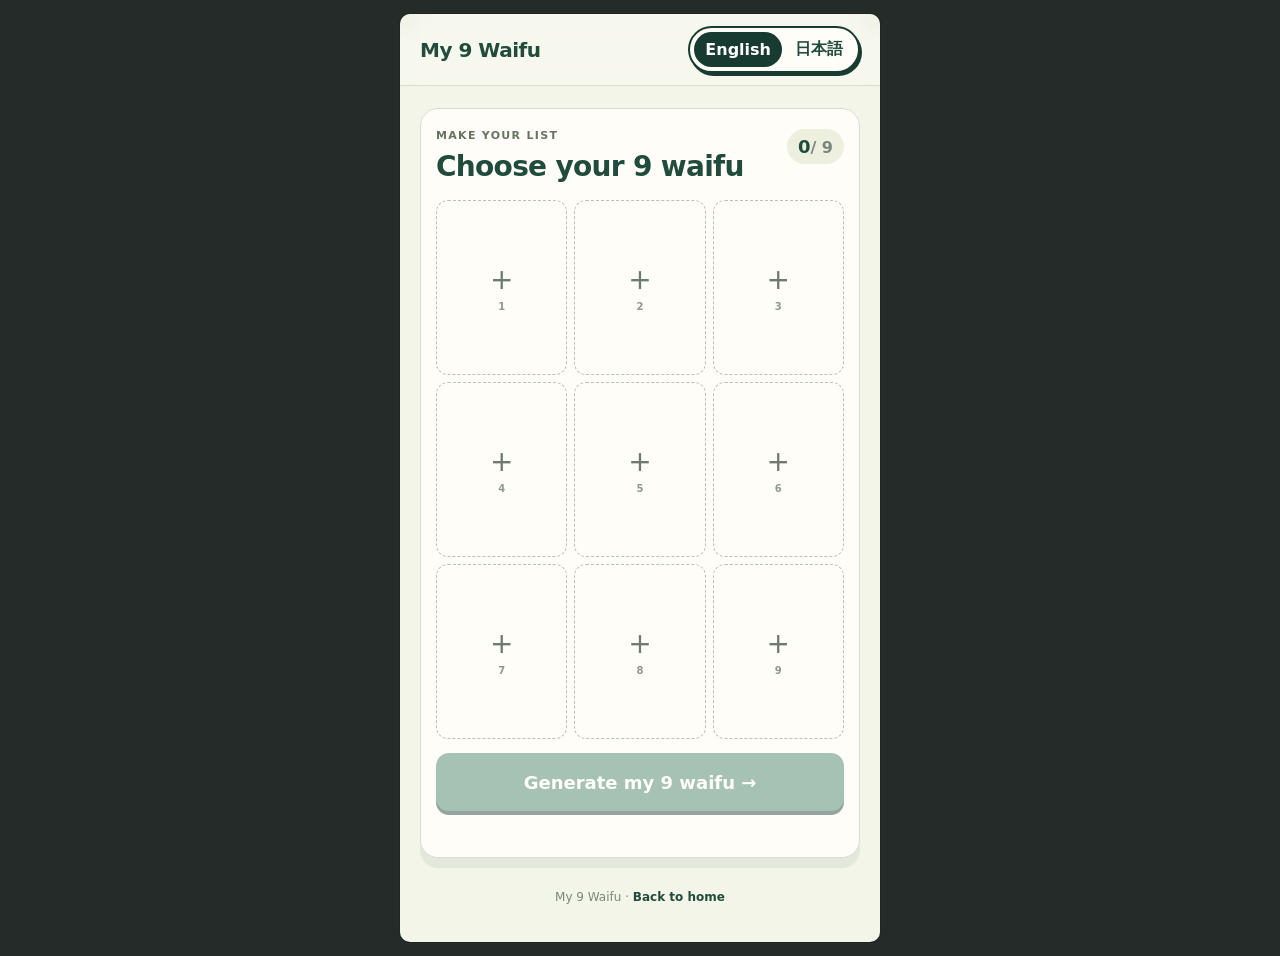
<file: make.html>
<!doctype html>
<html lang="en">
<head>
  <meta charset="utf-8">
  <meta name="viewport" content="width=device-width,initial-scale=1,viewport-fit=cover">
  <meta name="theme-color" content="#173b31">
  <meta name="description" content="Make your own My 9 Waifu list.">
  <meta property="og:title" content="Make Your 9 Waifu">
  <meta property="og:description" content="Choose 9 waifu and create your own image.">
  <meta property="og:type" content="website">
  <title>Make Your 9 Waifu</title>
  <link rel="stylesheet" href="assets/style.css">
</head>
<body>
  <main class="app-shell">
    <header class="topbar">
      <a class="brand" href="./">My 9 Waifu</a>
      <div class="language-switch" aria-label="Language">
        <button class="lang active" data-lang="en">English</button>
        <button class="lang" data-lang="jp">日本語</button>
      </div>
    </header>

    <section class="section make-section">
      <div class="section-heading">
        <div>
          <p class="eyebrow small" data-i18n="chooseEyebrow">MAKE YOUR LIST</p>
          <h1 class="make-title" data-i18n="chooseTitle">Choose your 9 waifu</h1>
        </div>
        <div class="counter"><strong id="selectedCount">0</strong><span>/ 9</span></div>
      </div>
      <div class="selection-grid" id="selectionStrip" aria-live="polite"></div>
      <div class="bottom-action">
        <button id="generateBtn" class="primary-btn" disabled data-i18n="generateBtn">Generate my 9 waifu →</button>
      </div>
    </section>

    <footer>My 9 Waifu · <a href="./">Back to home</a></footer>
  </main>


  <div class="modal hidden" id="characterModal" role="dialog" aria-modal="true" aria-labelledby="characterModalTitle">
    <div class="modal-backdrop" id="characterModalBackdrop"></div>
    <div class="modal-card character-modal-card">
      <div class="result-head">
        <div>
          <p class="eyebrow small">CHARACTER</p>
          <h2 id="characterModalTitle">Choose your waifu</h2>
        </div>
        <button class="close-btn" id="closeCharacterModal" aria-label="Close">×</button>
      </div>
      <label class="search-box character-search">
        <span>⌕</span>
        <input id="searchInput" type="search" autocomplete="off" placeholder="Search waifu..." data-i18n-placeholder="searchPlaceholder">
      </label>
      <div class="element-filter character-element-filter" id="elementFilter" data-value="all" aria-label="Filter by element" role="group">
        <button class="element-btn active" type="button" data-element="all" aria-label="All elements" title="All elements">
          <span class="element-icon all-icon"><svg viewBox="0 0 24 24" aria-hidden="true"><path d="M5 5h5v5H5zM14 5h5v5h-5zM5 14h5v5H5zM14 14h5v5h-5z"/></svg></span>
        </button>
        <button class="element-btn fire" type="button" data-element="fire" aria-label="Fire" title="Fire"><span class="element-icon"><svg viewBox="0 0 24 24" aria-hidden="true"><path d="M13.8 2.8c.3 4.1-2.8 5.2-2.4 8.1.2 1.3 1.2 2.2 2.4 2.8-.2-2.4 1.4-4 2.8-5.2 1.8 2 3.1 4.2 3.1 7 0 4.5-3.2 7-7.4 7s-7.2-2.6-7.2-7c0-3.6 2.2-6.3 5.5-9.1-.2 2.2.2 3.7 1.2 4.7-.1-3.1 1.1-5.9 2-8.3z"/></svg></span></button>
        <button class="element-btn water" type="button" data-element="water" aria-label="Water" title="Water"><span class="element-icon"><svg viewBox="0 0 24 24" aria-hidden="true"><path d="M12 2.5S5.2 10.1 5.2 14.3A6.8 6.8 0 0 0 19 14.3C19 10.1 12 2.5 12 2.5z"/></svg></span></button>
        <button class="element-btn wind" type="button" data-element="wind" aria-label="Wind" title="Wind"><span class="element-icon"><svg viewBox="0 0 24 24" aria-hidden="true"><path d="M3 8.2h10.2c1.7 0 2.8-1 2.8-2.3S14.9 3.5 13.5 3.5c-1 0-1.8.5-2.2 1.3M3 12h15.2c1.7 0 2.8 1 2.8 2.3s-1.1 2.4-2.5 2.4c-1 0-1.8-.5-2.2-1.3M3 15.8h7.3"/></svg></span></button>
        <button class="element-btn light" type="button" data-element="light" aria-label="Light" title="Light"><span class="element-icon"><svg viewBox="0 0 24 24" aria-hidden="true"><path d="m12 2 1.7 6.3L20 10l-6.3 1.7L12 18l-1.7-6.3L4 10l6.3-1.7L12 2zm6.5 13.5.8 2.7 2.7.8-2.7.8-.8 2.7-.8-2.7-2.7-.8 2.7-.8.8-2.7z"/></svg></span></button>
        <button class="element-btn dark" type="button" data-element="dark" aria-label="Dark" title="Dark"><span class="element-icon"><svg viewBox="0 0 24 24" aria-hidden="true"><path d="M14.8 3.2a8.8 8.8 0 1 0 6 11.8A8.9 8.9 0 0 1 14.8 3.2z"/><path d="M8.2 7.3c2.2 1.2 3.4 3.1 3.4 5.3s-1.2 4.1-3.4 5.3c3.9.2 6.7-2.1 6.7-5.3s-2.8-5.5-6.7-5.3z"/></svg></span></button>
      </div>
      <div class="character-grid" id="characterGrid"></div>
    </div>
  </div>

  <div class="modal hidden" id="costumeModal" role="dialog" aria-modal="true" aria-labelledby="costumeModalTitle">
    <div class="modal-backdrop" id="costumeModalBackdrop"></div>
    <div class="modal-card costume-modal-card">
      <div class="result-head">
        <div>
          <p class="eyebrow small">COSTUME</p>
          <h2 id="costumeModalTitle">Choose costume</h2>
        </div>
        <button class="close-btn" id="closeCostumeModal" aria-label="Close">×</button>
      </div>
      <div class="costume-list" id="costumeModalList"></div>
    </div>
  </div>

  <div class="modal hidden" id="resultModal" role="dialog" aria-modal="true" aria-labelledby="resultTitle">
    <div class="modal-backdrop"></div>
    <div class="modal-card result-card">
      <div class="result-head">
        <div>
          <p class="eyebrow small">YOUR RESULT</p>
          <h2 id="resultTitle">My 9 Waifu</h2>
        </div>
        <button class="close-btn" id="closeResult" aria-label="Close">×</button>
      </div>
      <div class="canvas-wrap"><canvas id="resultCanvas" width="1200" height="1730"></canvas></div>
      <div class="result-actions">
        <button class="primary-btn" id="downloadBtn">Download image ↓</button>
        <button class="outline-btn" id="shareBtn">Share link ↗</button>
        <button class="text-btn" id="copyBtn">Copy share link</button>
      </div>
      <p class="muted center" id="shareStatus"></p>
    </div>
  </div>
  <script type="module" src="assets/make.js"></script>
</body>
</html>
</file>
<file: assets/style.css>
:root {
  --ink: #214b3d;
  --ink-2: #567064;
  --bg: #f4f5e9;
  --card: #fffdf7;
  --line: #d7ded0;
  --accent: #3c7c64;
  --accent-dark: #173b31;
  --gold: #f3d26b;
  --shadow: 0 10px 0 rgba(32, 76, 61, 0.08);
  font-family:
    Inter,
    ui-sans-serif,
    system-ui,
    -apple-system,
    BlinkMacSystemFont,
    "Segoe UI",
    sans-serif;
}
* {
  box-sizing: border-box;
}
html {
  scroll-behavior: smooth;
}
body {
  margin: 0;
  background: #252b28;
  color: var(--ink);
}
button,
input,
select {
  font: inherit;
}
.app-shell {
  width: min(100%, 480px);
  min-height: 100vh;
  margin: auto;
  background: var(--bg);
  box-shadow: 0 0 0 1px #1e2622;
  overflow: hidden;
}
.topbar {
  height: 72px;
  border-bottom: 1px solid var(--line);
  display: flex;
  align-items: center;
  justify-content: space-between;
  padding: 0 20px;
  background: rgba(255, 255, 255, 0.2);
  position: sticky;
  top: 0;
  z-index: 20;
  backdrop-filter: blur(12px);
}
.brand {
  font-weight: 900;
  font-size: 20px;
  letter-spacing: -0.5px;
  color: var(--ink);
  text-decoration: none;
}
.language-switch {
  border: 2px solid var(--accent-dark);
  border-radius: 999px;
  padding: 4px;
  display: flex;
  gap: 2px;
  background: #fffdf7;
  box-shadow: 2px 3px 0 var(--accent-dark);
}
.lang {
  border: 0;
  background: transparent;
  color: var(--ink);
  font-weight: 800;
  padding: 7px 11px;
  border-radius: 999px;
  cursor: pointer;
}
.lang.active {
  background: var(--accent-dark);
  color: #fff;
}
.hero {
  text-align: center;
  padding: 40px 21px 30px;
}
.eyebrow {
  font-size: 14px;
  letter-spacing: 1px;
  font-weight: 900;
  color: #647461;
  margin: 0 0 23px;
}
.eyebrow.small {
  font-size: 11px;
  letter-spacing: 1.3px;
  margin: 0 0 8px;
}
.hero h1 {
  font-size: 45px;
  line-height: 1.25;
  letter-spacing: -1.8px;
  margin: 0 auto 22px;
  font-weight: 950;
}
.hero-copy {
  font-size: 16px;
  line-height: 1.7;
  color: #5b6c62;
  margin: 0 auto 26px;
  max-width: 410px;
}
.primary-btn,
.outline-btn,
.text-btn {
  display: flex;
  align-items: center;
  justify-content: center;
  width: 100%;
  min-height: 58px;
  border-radius: 13px;
  font-weight: 900;
  cursor: pointer;
  text-decoration: none;
  transition:
    0.18s transform,
    0.18s opacity;
}
.primary-btn {
  border: 0;
  background: var(--accent);
  color: #fff;
  box-shadow: 0 4px 0 var(--accent-dark);
  font-size: 18px;
}
.primary-btn:hover {
  transform: translateY(-1px);
}
.primary-btn:active {
  transform: translateY(2px);
  box-shadow: 0 2px 0 var(--accent-dark);
}
.primary-btn:disabled,
.outline-btn:disabled {
  opacity: 0.45;
  cursor: not-allowed;
  transform: none;
}
.primary-btn span {
  margin-left: 9px;
}
.secondary-link {
  display: inline-block;
  margin-top: 28px;
  color: var(--ink);
  font-weight: 800;
  text-decoration: none;
}
.preview-card,
.section {
  margin: 18px 20px 0;
  background: var(--card);
  border: 1px solid var(--line);
  border-radius: 18px;
  padding: 15px;
  box-shadow: var(--shadow);
}
.preview-card p {
  text-align: center;
  color: #6c7b70;
  font-size: 13px;
  margin: 11px 0 2px;
}
.section {
  padding: 20px 15px;
  margin-top: 28px;
}
.section-heading {
  display: flex;
  align-items: flex-start;
  justify-content: space-between;
  gap: 12px;
}
.section-heading h2 {
  font-size: 24px;
  letter-spacing: -0.6px;
  margin: 0 0 3px;
}
.counter {
  background: #eef0df;
  border-radius: 999px;
  padding: 7px 11px;
  font-weight: 900;
  white-space: nowrap;
}
.counter strong {
  font-size: 18px;
}
.counter span {
  color: #7a867b;
}
.section-kicker {
  display: flex;
  justify-content: space-between;
  font-size: 11px;
  font-weight: 900;
  letter-spacing: 1px;
  margin: 2px 1px 10px;
}
.mini-grid {
  display: grid;
  grid-template-columns: repeat(3, 1fr);
  gap: 7px;
}
.mini-grid img {
  display: block;
  width: 100%;
  aspect-ratio: 3/4;
  object-fit: cover;
  border-radius: 7px;
  background: #e8ebdf;
}
.toolbar {
  display: grid;
  grid-template-columns: 1fr;
  gap: 10px;
  margin: 17px 0 12px;
  align-items: start;
}
.search-box {
  min-height: 48px;
  height: 48px;
}
.element-filter {
  width: 100%;
  display: grid;
  grid-template-columns: repeat(6, minmax(0, 1fr));
  gap: 6px;
  padding: 5px;
  background: #eef1e8;
  border: 1px solid var(--line);
  border-radius: 13px;
  overflow: visible;
  margin-bottom: 10px;
}
.element-btn {
  width: 100%;
  height: 42px;
  min-width: 0;
}
.search-box {
  display: flex;
  align-items: center;
  gap: 8px;
  flex: 1;
  border: 1px solid var(--line);
  border-radius: 11px;
  background: #fff;
  padding: 0 11px;
  color: #7a887d;
}
.search-box input {
  border: 0;
  outline: 0;
  width: 100%;
  height: 44px;
  background: transparent;
  color: var(--ink);
}
select {
  border: 1px solid var(--line);
  border-radius: 11px;
  background: #fff;
  color: var(--ink);
  padding: 0 8px;
  max-width: 112px;
}
.character-grid {
  display: grid;
  grid-template-columns: repeat(3, 1fr);
  gap: 9px;
  margin-top: 12px;
}
.character-card {
  position: relative;
  border: 1px solid var(--line);
  border-radius: 11px;
  background: #fff;
  overflow: hidden;
  cursor: pointer;
  min-width: 0;
}
.character-card.selected {
  outline: 3px solid var(--accent);
  outline-offset: -3px;
}
.character-card.selected:after {
  content: "✓";
  position: absolute;
  top: 6px;
  right: 6px;
  width: 25px;
  height: 25px;
  border-radius: 50%;
  background: var(--accent-dark);
  color: #fff;
  display: grid;
  place-items: center;
  font-weight: 900;
  font-size: 14px;
}
.character-card img {
  display: block;
  width: 100%;
  aspect-ratio: 3/4;
  object-fit: cover;
  background: #e8ebdf;
}
.character-name {
  padding: 8px 7px 9px;
  font-weight: 800;
  font-size: 12px;
  white-space: nowrap;
  overflow: hidden;
  text-overflow: ellipsis;
}
.selection-strip {
  display: flex;
  gap: 7px;
  overflow-x: auto;
  padding: 2px 0 10px;
  scrollbar-width: none;
}
.selection-strip::-webkit-scrollbar {
  display: none;
}
.slot {
  flex: 0 0 52px;
  text-align: center;
  cursor: pointer;
}
.slot img {
  width: 52px;
  height: 66px;
  object-fit: cover;
  border-radius: 8px;
  border: 2px solid var(--line);
  display: block;
}
.slot span {
  display: block;
  font-size: 10px;
  font-weight: 900;
  margin-top: 3px;
  color: #6d7b70;
}
.slot.empty {
  height: 66px;
  border: 1px dashed #b8c3b5;
  border-radius: 8px;
  display: grid;
  place-items: center;
  color: #98a297;
  font-size: 18px;
}
.bottom-action {
  display: grid;
  gap: 9px;
  margin-top: 14px;
}
.outline-btn {
  border: 2px solid var(--accent-dark);
  background: #fffdf7;
  color: var(--ink);
  min-height: 50px;
  font-size: 14px;
}
.text-btn {
  border: 0;
  background: transparent;
  color: var(--ink);
  min-height: 40px;
}
.popular {
  padding-bottom: 9px;
}
.muted {
  color: #718076;
  font-size: 13px;
  margin: 0;
}
.top-badge {
  font-size: 11px;
  font-weight: 900;
  background: #f1eacb;
  padding: 5px 8px;
  border-radius: 5px;
}
.popular-list {
  margin-top: 16px;
}
.popular-row {
  display: grid;
  grid-template-columns: 42px 48px 1fr auto;
  align-items: center;
  gap: 9px;
  padding: 10px 0;
  border-bottom: 1px solid var(--line);
}
.popular-row:last-child {
  border-bottom: 0;
}
.rank {
  font-size: 18px;
  font-weight: 900;
  text-align: center;
  color: #65756a;
}
.rank.top {
  width: 34px;
  height: 34px;
  border-radius: 50%;
  display: grid;
  place-items: center;
  background: var(--gold);
  color: var(--ink);
}
.popular-row img {
  width: 48px;
  height: 58px;
  object-fit: cover;
  border-radius: 6px;
}
.popular-name {
  font-size: 14px;
  font-weight: 850;
  line-height: 1.25;
}
.votes {
  font-size: 11px;
  color: #718076;
  white-space: nowrap;
}
footer {
  text-align: center;
  color: #7b887e;
  font-size: 12px;
  padding: 32px 20px 38px;
}
.modal {
  position: fixed;
  inset: 0;
  z-index: 100;
  display: grid;
  place-items: end center;
}
.modal.hidden {
  display: none;
}
.modal-backdrop {
  position: absolute;
  inset: 0;
  background: rgba(16, 29, 24, 0.62);
  backdrop-filter: blur(4px);
}
.modal-card {
  position: relative;
  width: min(100%, 480px);
  max-height: 90vh;
  overflow: auto;
  background: var(--card);
  border-radius: 22px 22px 0 0;
  padding: 24px 18px 20px;
  box-shadow: 0 -10px 40px rgba(0, 0, 0, 0.18);
}
.close-btn {
  position: absolute;
  right: 15px;
  top: 13px;
  width: 36px;
  height: 36px;
  border: 0;
  border-radius: 50%;
  background: #edf0e7;
  color: var(--ink);
  font-size: 24px;
  cursor: pointer;
}
.modal-card h2 {
  margin: 0 0 17px;
  font-size: 25px;
}
.costume-list {
  display: grid;
  grid-template-columns: repeat(3, 1fr);
  gap: 10px;
}
.costume-option {
  border: 1px solid var(--line);
  background: #fff;
  border-radius: 10px;
  overflow: hidden;
  padding: 0;
  cursor: pointer;
  text-align: left;
}
.costume-option.active {
  outline: 3px solid var(--accent);
}
.costume-option img {
  width: 100%;
  aspect-ratio: 3/4;
  object-fit: cover;
  display: block;
}
.costume-option span {
  display: block;
  font-size: 11px;
  font-weight: 800;
  padding: 7px;
}
.result-card {
  max-height: 96vh;
  padding: 18px;
}
.result-head {
  display: flex;
  justify-content: space-between;
  align-items: flex-start;
  padding-right: 38px;
}
.canvas-wrap {
  background: #e7eadf;
  border-radius: 12px;
  overflow: hidden;
  margin: 10px 0;
}
.canvas-wrap canvas {
  display: block;
  width: 100%;
  height: auto;
}
.result-actions {
  display: grid;
  gap: 8px;
}
.center {
  text-align: center;
}
.hidden {
  display: none !important;
}
@media (min-width: 481px) {
  .app-shell {
    margin: 14px auto;
    border-radius: 10px;
    min-height: calc(100vh - 28px);
  }
  .topbar {
    position: sticky;
  }
  .modal {
    place-items: center;
  }
  .modal-card {
    border-radius: 22px;
    max-height: 88vh;
  }
  .result-card {
    width: min(92vw, 620px);
  }
}
.make-title {
  font-size: 28px;
  letter-spacing: -0.7px;
  margin: 0;
}
.make-section {
  margin-top: 22px;
  min-height: calc(100vh - 150px);
}
footer a {
  color: var(--ink);
  font-weight: 800;
  text-decoration: none;
}

/* Inline costume picker: stays directly under each character image. */
.character-card {
  cursor: default;
  overflow: visible;
  padding-bottom: 7px;
}
.character-main {
  display: block;
  width: 100%;
  padding: 0;
  border: 0;
  background: transparent;
  color: inherit;
  text-align: left;
  cursor: pointer;
}
.character-main img {
  border-radius: 10px 10px 0 0;
}
.character-card.selected .character-main {
  background: #f5f7ee;
}
.character-card.selected .character-main .character-name {
  color: var(--accent-dark);
}
.costume-trigger {
  display: flex;
  align-items: center;
  justify-content: center;
  gap: 5px;
  width: calc(100% - 12px);
  margin: 2px 6px 0;
  min-height: 30px;
  border: 1px solid var(--line);
  border-radius: 8px;
  background: #f7f8f1;
  color: var(--ink);
  font-size: 10px;
  font-weight: 900;
  cursor: pointer;
}
.costume-trigger span {
  font-size: 13px;
  line-height: 1;
  transform: translateY(-1px);
}
.inline-costumes {
  display: grid;
  grid-template-columns: repeat(2, 1fr);
  gap: 5px;
  padding: 7px 6px 0;
}
.costume-option-inline {
  min-width: 0;
  border: 1px solid var(--line);
  border-radius: 7px;
  background: #fff;
  padding: 0;
  overflow: hidden;
  cursor: pointer;
  text-align: left;
}
.costume-option-inline.active {
  outline: 2px solid var(--accent);
  outline-offset: -2px;
}
.costume-option-inline img {
  display: block;
  width: 100%;
  aspect-ratio: 3/4;
  object-fit: cover;
  background: #e8ebdf;
}
.costume-option-inline span {
  display: block;
  padding: 4px 4px 5px;
  font-size: 9px;
  font-weight: 800;
  line-height: 1.15;
  white-space: nowrap;
  overflow: hidden;
  text-overflow: ellipsis;
}
.no-costume {
  margin: 2px 6px 0;
  padding: 7px 5px 4px;
  text-align: center;
  color: #8a958c;
  font-size: 9px;
  font-weight: 800;
  border-top: 1px dashed var(--line);
}
.character-card.selected:after {
  z-index: 5;
  pointer-events: none;
}
@media (max-width: 360px) {
  .character-grid {
    gap: 7px;
  }
  .inline-costumes {
    grid-template-columns: 1fr;
  }
  .costume-option-inline span {
    font-size: 8px;
  }
}
\n\n/* Costume picker modal: character cards stay compact; costumes open in a popup. */\nbody.modal-open {
  overflow: hidden;
}
\n.costume-modal-card {
  width: min(92vw, 460px);
  max-height: 88vh;
  padding: 20px 16px 18px;
}
\n.costume-modal-card .result-head {
  margin-bottom: 14px;
}
\n.costume-modal-card h2 {
  font-size: 21px;
  margin: 0;
}
\n.costume-list {
  grid-template-columns: repeat(3, 1fr);
  gap: 9px;
}
\n.costume-option {
  transition:
    transform 0.12s ease,
    outline-color 0.12s ease;
}
\n.costume-option:active {
  transform: scale(0.98);
}
\n.costume-option.active {
  outline: 3px solid var(--accent);
  outline-offset: -3px;
}
\n@media(max-width:360px) {
  .costume-list {
    grid-template-columns: repeat(2, 1fr);
  }
}
\n
/* Element filter buttons */
.element-filter {
  display: flex;
  gap: 6px;
  flex: 0 0 auto;
  overflow-x: auto;
  padding: 1px 1px 3px;
  scrollbar-width: none;
}
.element-filter::-webkit-scrollbar {
  display: none;
}
.element-btn {
  position: relative;
  flex: 0 0 48px;
  width: 48px;
  height: 44px;
  border: 1px solid #d7ded0;
  border-radius: 9px;
  background: #fffdf7;
  display: grid;
  place-items: center;
  padding: 0;
  cursor: pointer;
  box-shadow: inset 0 -2px 0 rgba(0, 0, 0, 0.14);
  transition:
    0.15s transform,
    0.15s border-color,
    0.15s box-shadow;
}
.element-btn:active {
  transform: scale(0.96);
}
.element-btn.active {
  border: 2px solid var(--accent);
  box-shadow:
    0 0 0 2px rgba(60, 124, 100, 0.15),
    inset 0 -2px 0 rgba(0, 0, 0, 0.14);
}
.element-icon {
  display: grid;
  place-items: center;
  width: 28px;
  height: 28px;
}
.element-icon svg {
  width: 27px;
  height: 27px;
  display: block;
  fill: currentColor;
  stroke: currentColor;
  stroke-width: 1.5;
  stroke-linecap: round;
  stroke-linejoin: round;
}
.element-btn.fire {
  color: #ef4039;
}
.element-btn.water {
  color: #3aa9e8;
}
.element-btn.wind {
  color: #43cf92;
}
.element-btn.light {
  color: #f2d35e;
}
.element-btn.dark {
  color: #bd71e8;
}
.element-btn.all-icon {
  color: #dbe4dc;
}
.element-btn.fire .element-icon svg,
.element-btn.light .element-icon svg {
  stroke-width: 1.1;
}
@media (max-width: 420px) {
  .element-filter {
    gap: 5px;
    padding: 4px;
  }
  .element-btn {
    height: 42px;
  }
  .element-icon {
    width: 26px;
    height: 26px;
  }
  .element-icon svg {
    width: 25px;
    height: 25px;
  }
}

/* === 3x3 character selection layout === */
.selection-grid {
  display: grid;
  grid-template-columns: repeat(3, minmax(0, 1fr));
  gap: 7px;
  margin: 17px 0 14px;
}

.selection-grid .slot {
  width: 100%;
  min-width: 0;
  height: auto;
  aspect-ratio: 3 / 4;
  padding: 0;
  border: 1px dashed #b8c3b5;
  border-radius: 12px;
  background: #fffdf7;
  display: flex;
  flex-direction: column;
  align-items: center;
  justify-content: center;
  color: #98a297;
  cursor: pointer;
  overflow: hidden;
  transition: transform .12s ease, border-color .12s ease, box-shadow .12s ease;
}

.selection-grid .slot:active {
  transform: scale(.98);
}

.selection-grid .slot.empty span {
  font-size: 28px;
  line-height: 1;
  font-weight: 400;
}

.selection-grid .slot.empty small {
  margin-top: 7px;
  font-size: 10px;
  font-weight: 800;
  color: #8d9a90;
}

.selection-grid .slot.filled {
  border-style: solid;
  border-color: var(--line);
  background: #fff;
  position: relative;
}

.selection-grid .slot.filled img {
  width: 100%;
  height: 100%;
  object-fit: cover;
  display: block;
}

.selection-grid .slot.filled span {
  position: absolute;
  left: 6px;
  bottom: 6px;
  min-width: 22px;
  padding: 3px 6px;
  border-radius: 999px;
  background: rgba(23,59,49,.86);
  color: #fff;
  font-size: 10px;
  font-weight: 900;
}

/* === Character chooser popup === */
.character-modal-card {
  width: min(94vw, 460px);
  max-height: 90vh;
  padding: 20px 16px 18px;
  border-radius: 22px;
}

.character-modal-card .result-head {
  margin-bottom: 14px;
}

.character-modal-card h2 {
  font-size: 22px;
  margin: 0;
}

.character-search {
  margin-bottom: 10px;
}

.character-element-filter {
  margin-bottom: 12px;
  padding: 4px;
}

.character-modal-card .character-grid {
  margin-top: 0;
  padding-right: 1px;
  max-height: 55vh;
  overflow-y: auto;
}

.character-modal-card .character-card {
  overflow: hidden;
  padding-bottom: 0;
}

.character-modal-card .character-main {
  width: 100%;
}

.character-modal-card .character-main img {
  border-radius: 10px 10px 0 0;
}

.character-modal-card .costume-trigger {
  margin: 0 6px 6px;
  width: calc(100% - 12px);
}

.character-modal-card .no-costume {
  margin: 0 6px 6px;
}

@media (max-width: 360px) {
  .selection-grid {
    gap: 6px;
  }

  .character-modal-card {
    width: 96vw;
    padding-left: 12px;
    padding-right: 12px;
  }
}

/* Character chooser is a centered popup on mobile too. */
#characterModal {
  place-items: center;
}

#characterModal .modal-backdrop {
  cursor: pointer;
}
</file>
